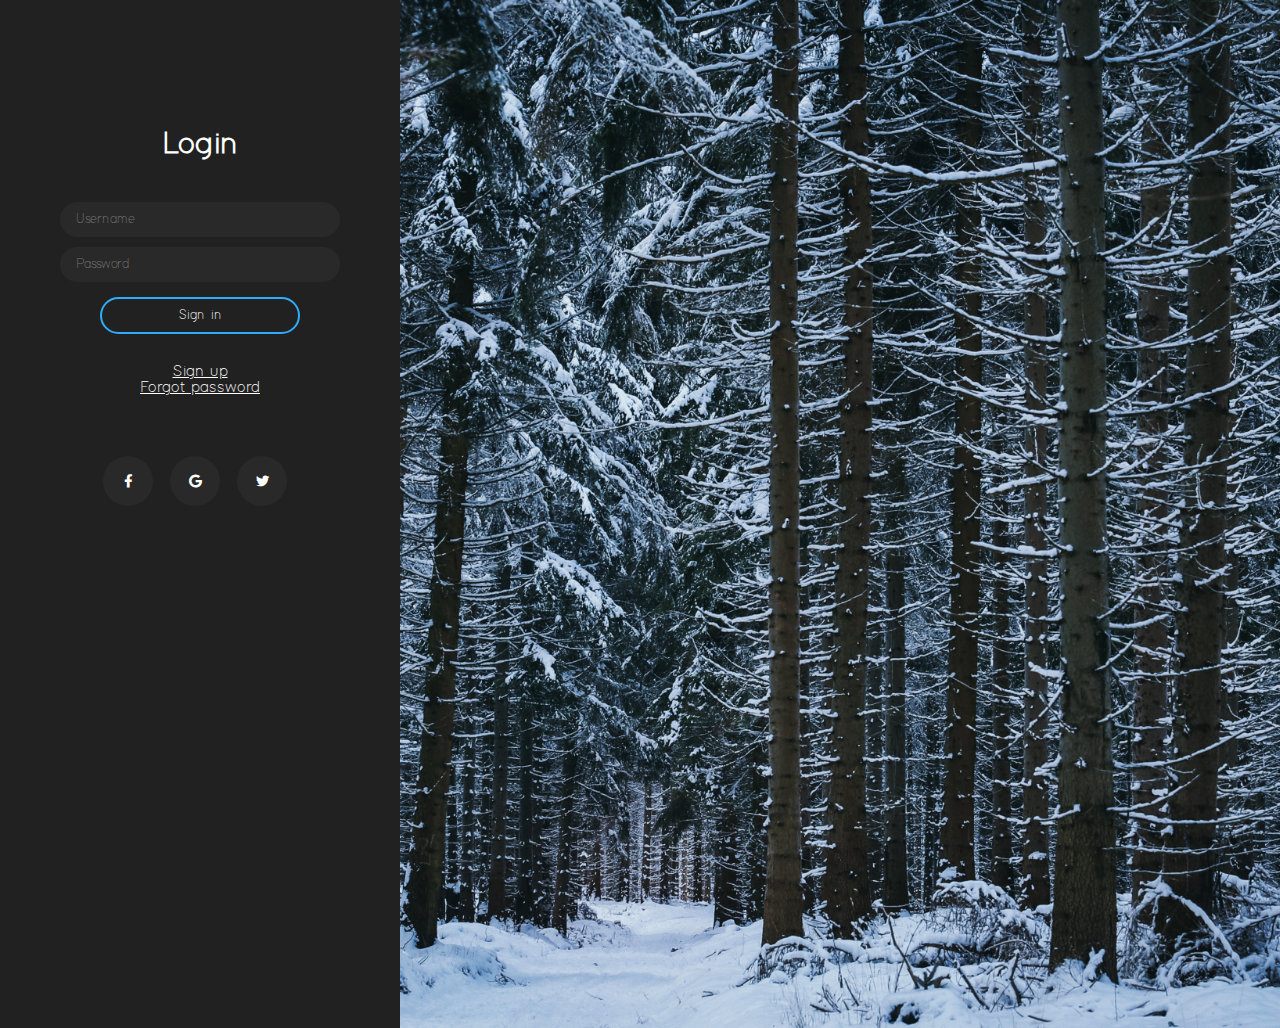
<file: index.html>
<html lang="en">
  <head>

    <title>Login</title>
    <meta charset="UTF-8"/>
    <meta name="viewport"	content="width=device-width">

    <link rel="stylesheet" href="Css/Styles.css"/>
    <link rel="stylesheet" href="Css/fa/css/all.css"/>
    <link rel="stylesheet" href="Css/Mobile.css"/>

  </head>
  <body>

    <div class="faixa">

      <h1>Login</h1>
      <form>

        <input class="textbox" type="text" placeholder="Username"/>
        <input class="textbox" type="password" placeholder="Password"/>

        <input class="send" type="submit" value="Sign in"/>

        <a class="link" href="Reg.html">Sign up</a>
        <a class="link" href="Forgotpassword.html">Forgot password</a>

        <div class="middle">

          <button class="btn"><i class="fab fa-facebook-f"></i></button>
          <button class="btn"><i class="fab fa-google"></i></button>
          <button class="btn"><i class="fab fa-twitter"></i></button>

        </div>

      </form>

    </div>

  </body>
</html>
</file>
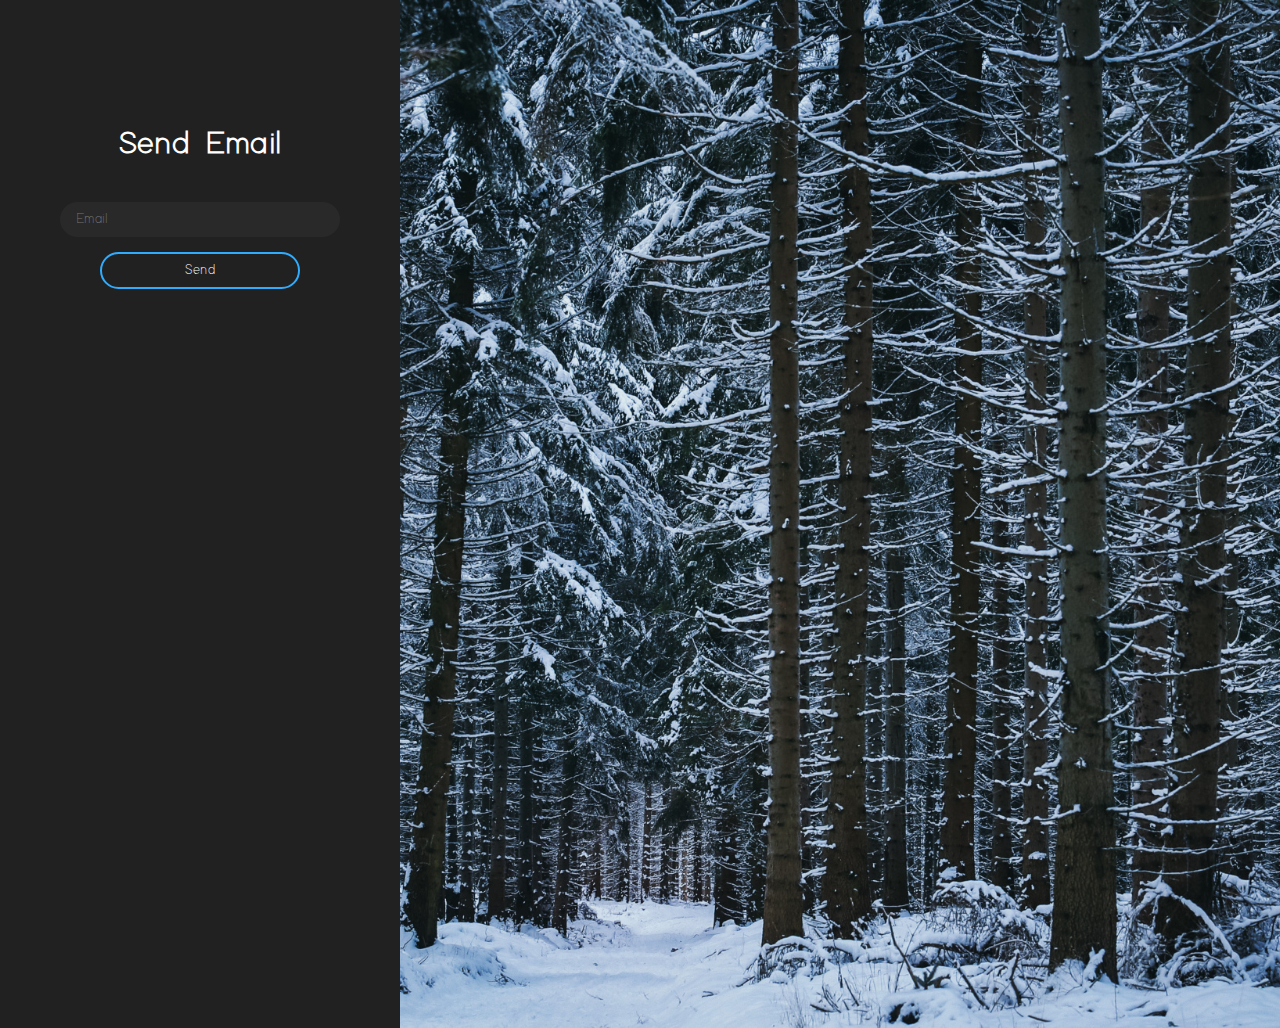
<file: Forgotpassword.html>
<html lang="en">
  <head>
	
    <title>Forgot Password</title>
    <meta charset="UTF-8"/>
    <meta name="viewport" content="width=device-width">

    <link rel="stylesheet" href="Css/Styles.css"/>
    <link rel="stylesheet" href="Css/fa/css/all.css"/>
    <link rel="stylesheet" href="Css/Mobile.css"/>

  </head>
  <body>

    <div class="faixa">

      <h1>Send Email</h1>
      <form>

        <input class="textbox" type="email" placeholder="Email"/>
        <input class="Send" type="submit" value="Send"/>				

      </form>

    </div>
	
  </body>
</html>
</file>
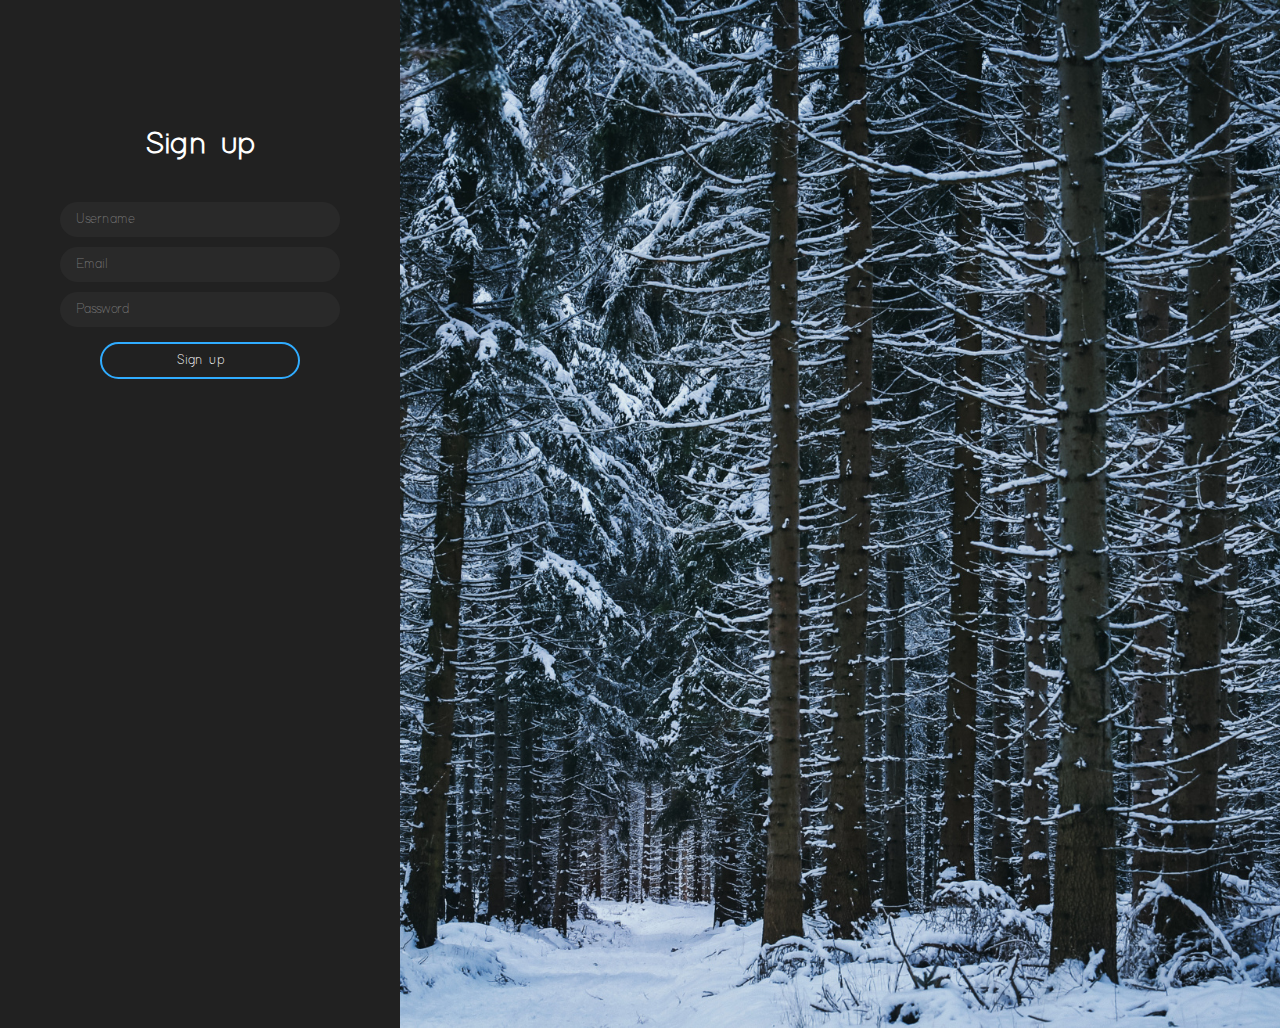
<file: Reg.html>
<html lang="en">
  <head>

    <title>Sign up</title>
    <meta charset="UTF-8"/>
    <meta name="viewport"	content="width=device-width">

    <link rel="stylesheet" href="Css/Styles.css"/>
    <link rel="stylesheet" href="Css/fa/css/all.css"/>
    <link rel="stylesheet" href="Css/Mobile.css"/>

  </head>
  <body>

    <div class="faixa">

    <h1>Sign up</h1>
    <form>

      <input class="textbox" type="text" placeholder="Username"/>
      <input class="textbox" type="email" placeholder="Email"/>
      <input class="textbox" type="password" placeholder="Password"/>			

      <input class="Send" type="submit" value="Sign up"/>

    </form>

    </div>

  </body>
</html>
</file>
<file: Css/Styles.css>
@font-face {
  font-family: AdamM;
  src: url(../Fontes/Adam-Medium.ttf);
}

* {
  padding : 0;
  margin : 0;
  font-family: AdamM;
}

body {
  background: url("FND.jpg") no-repeat;
  background-size: cover;
}

.faixa {
  height: 100%;
  width: 400px;
  background: #212121;
  padding-top: 10%;
}

.faixa h1 {
  color: white;
  text-align: center;
  margin-bottom: 40px;
}

.textbox {
  width: 70%;
  height: 35px;
  border-radius: 100px;
  border: none;
  display: block;
  margin-left: auto;
  margin-right: auto;
  outline: none;
  margin-top: 10px;
  padding-left: 1rem;
  background: #292929;
  color: white;
}

.send {
  border: 2px solid #30acff;
  border-radius: 100px;
  padding: 0.6rem;
  background: none;
  color: white;
  cursor: none;
  display: block;
  margin-left: auto;
  margin-right: auto;
  width: 50%;
  margin-top: 15px;
  outline: none;
  margin-bottom: 30px;
}

.link {
  color: white;
  cursor:  none;
  display: block;
  width: 120px;
  margin-left: auto;
  margin-right: auto;
  text-align: center;
}

.link:hover {
  transform: scale(1.1);
  transition: 0.3s;
}

.send:hover {
  width: 65%;
  transition: 0.4s;
}

.textbox:hover {
  border: 2px solid #30acff;
  transition: 0.2s;
}

.btn {
  height: 50px;
  width: 50px;
  background: #292929;
  color: white;
  border-radius: 100px;
  border: none;
  margin-right: 10px;
  outline: none;
}

.middle {
  margin-left: auto;
  margin-right: auto;
  text-align: center;
  margin-top: 60px;
}

.btn:hover i {
  transform: scale(1.5);
  transition: 0.3s;
}
</file>
<file: Css/Mobile.css>
@media (max-width: 720px) {
  body {
    height: 1000px;
  }
  .faixa {
    min-height: 0;
    height: auto;
    max-height: 1000px;
    margin-top: 50px;
    background: rgba(0,0,0,0.8);
    padding-top: 2rem;
    padding-bottom: 1.5rem;
    margin-left: auto;
    margin-right: auto;
    min-width: 200px;
    width: 86%;
    max-width: 360px;
    border-radius: 4px;
    box-shadow: 0 0 4px #212121;
  }
  .send {
    background: #30acff;
    font-weight: bold;
  }
}
</file>
